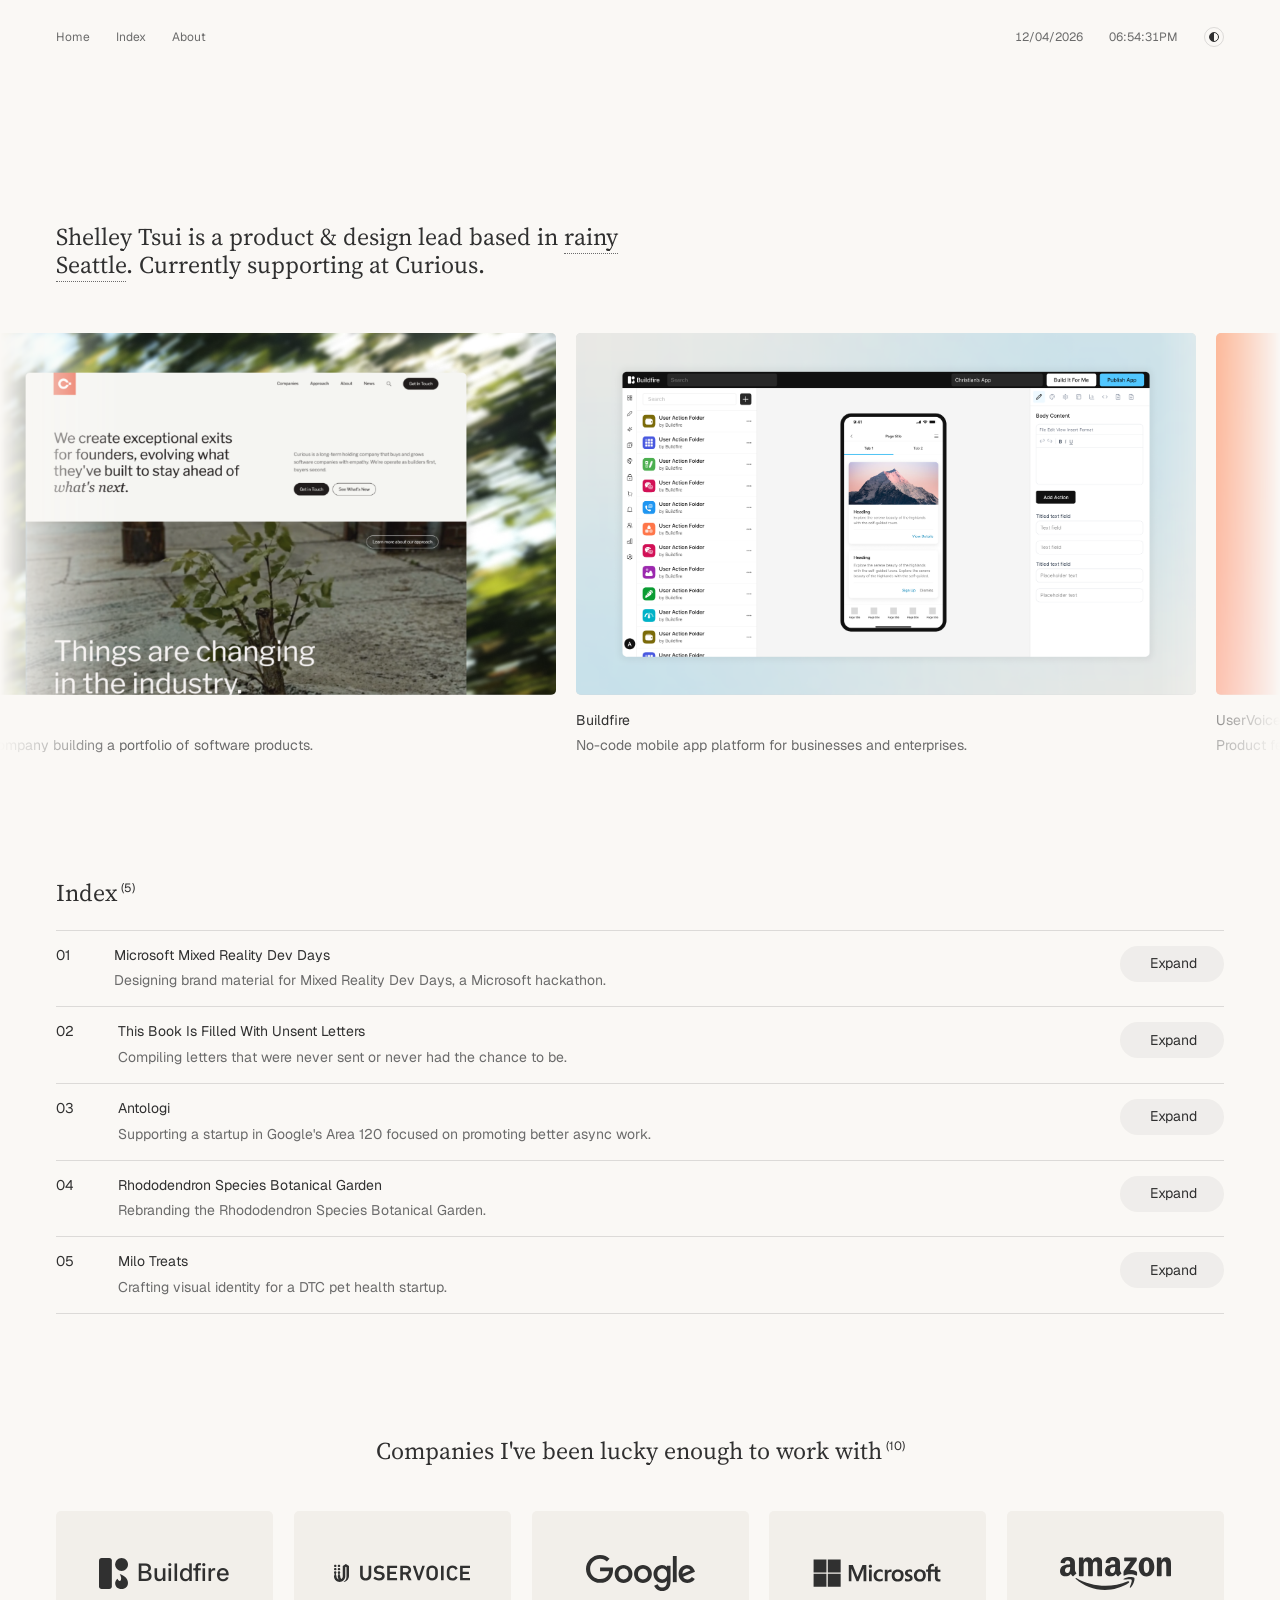
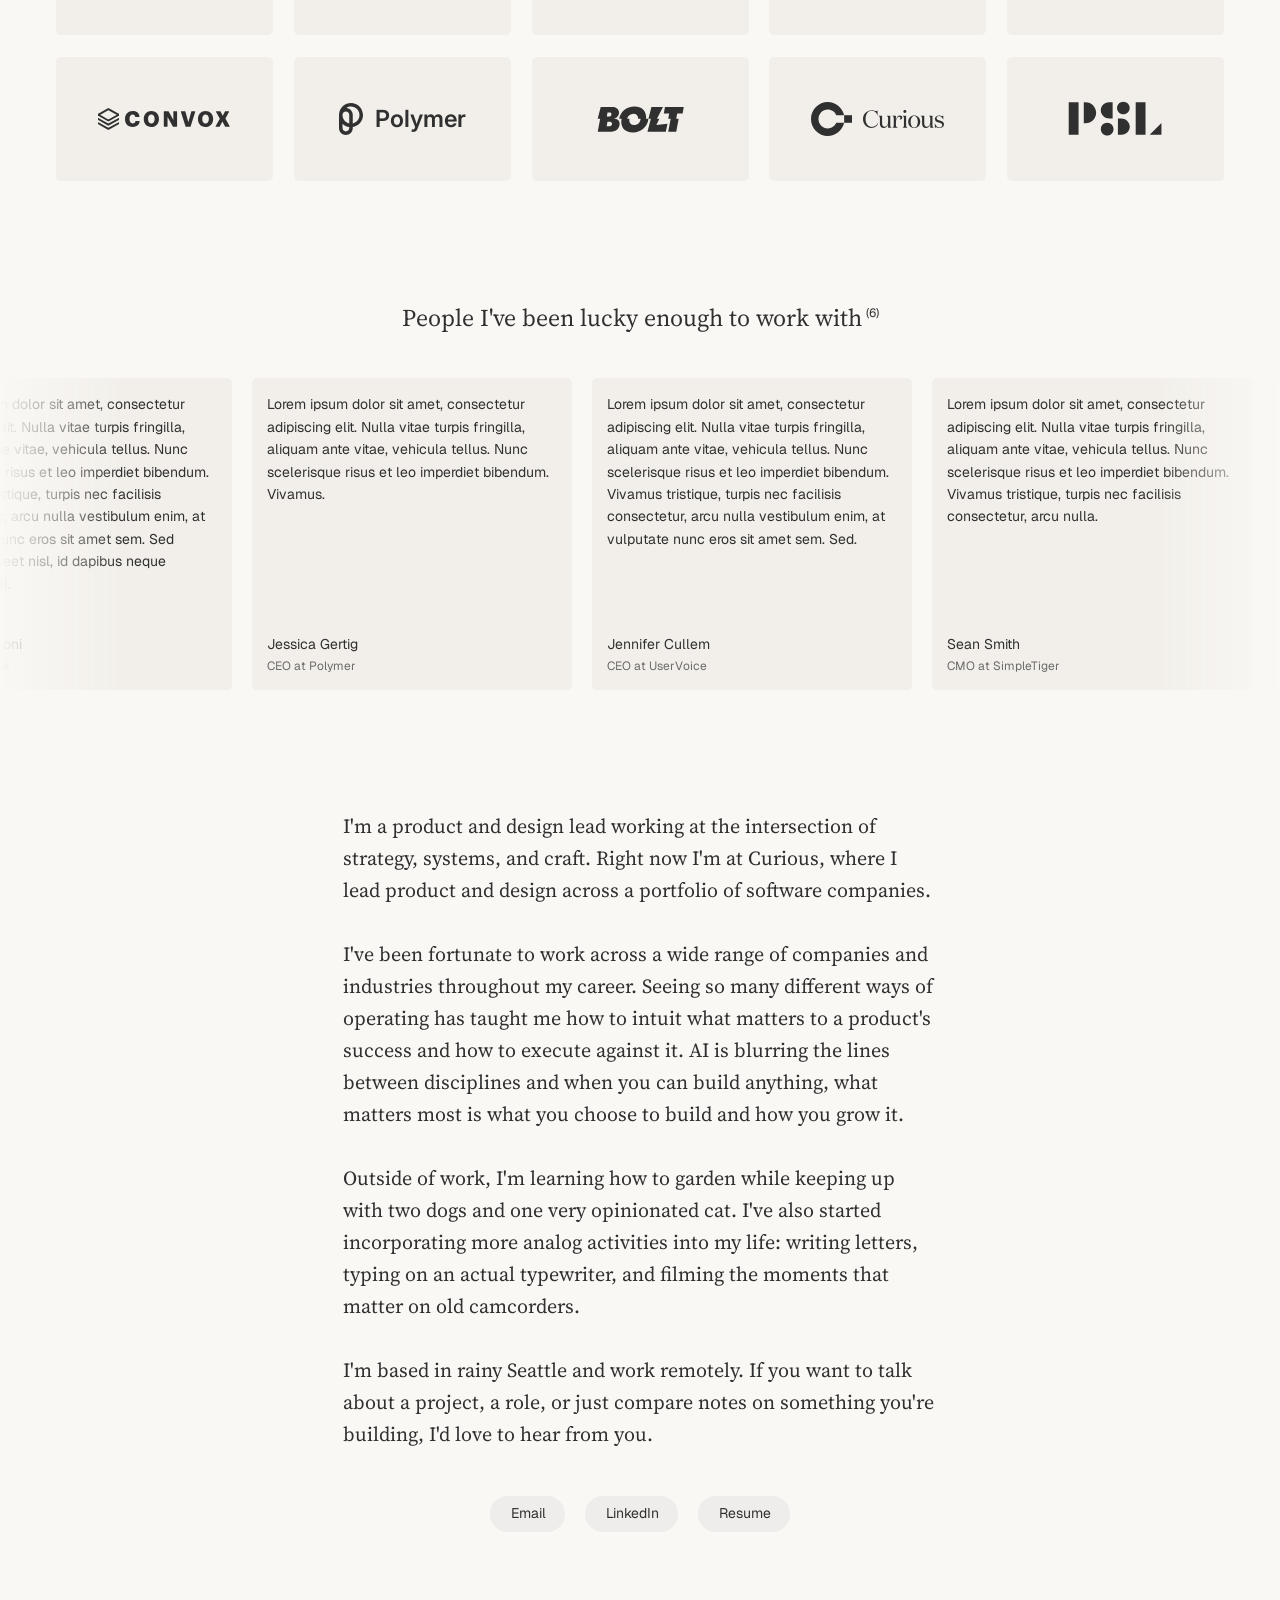
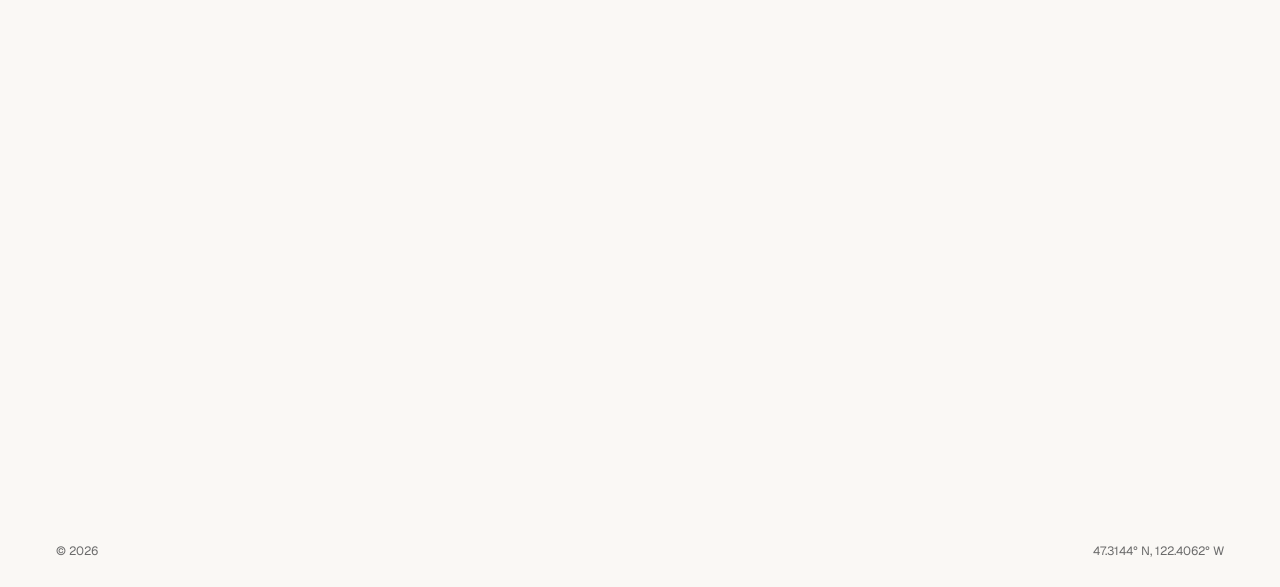
<file: index.html>
<!DOCTYPE html>
<html lang="en">
<head>
  <meta charset="UTF-8" />
  <meta name="viewport" content="width=device-width, initial-scale=1.0" />
  <meta name="robots" content="noindex, nofollow, noarchive, nosnippet, noimageindex" />
  <title>Shelley Tsui</title>
  <link rel="preconnect" href="https://fonts.googleapis.com" />
  <link rel="preconnect" href="https://fonts.gstatic.com" crossorigin />
  <link href="https://fonts.googleapis.com/css2?family=Geist:wght@400;500&family=Inter:wght@500;600&family=Source+Serif+4:opsz,wght@8..60,400&display=swap" rel="stylesheet" />
  <!-- The SVG recolours itself with the OS theme and stays crisp at any size;
       the PNG pair is the fallback for browsers that will not take an SVG
       favicon, picked by the same prefers-color-scheme query. -->
  <link rel="icon" type="image/png" href="images/favicon-light.png" media="(prefers-color-scheme: light)" />
  <link rel="icon" type="image/png" href="images/favicon-dark.png" media="(prefers-color-scheme: dark)" />
  <link rel="icon" type="image/svg+xml" href="images/favicon.svg" />
  <link rel="stylesheet" href="styles.css" />
  <script src="theme.js"></script>
</head>
<body id="top">

  <header class="bar">
    <nav class="bar__nav">
      <a href="#top" class="bar__link">Home</a>
      <a href="#index" class="bar__link">Index</a>
      <a href="#about" class="bar__link">About</a>
    </nav>
    <div class="bar__right">
      <span class="bar__clock bar__date" id="clock-date"></span>
      <span class="bar__clock" id="clock-time"></span>
      <button class="theme-toggle" id="theme-toggle" aria-label="Toggle theme">
        <span class="theme-toggle__icon"></span>
      </button>
    </div>
  </header>

  <main>

    <section class="hero">
      <h1 class="hero__text">Shelley Tsui is a product &amp; design lead based in <span class="rain-trigger">rainy Seattle</span>. Currently supporting at Curious.</h1>
    </section>

    <div class="sections">

      <!-- Selected work ─ cards come from content/*.md via build.py -->
      <section class="featured reveal" aria-label="Selected work">
        <div class="marquee">
          <div class="marquee__track" data-loop>
        <!-- build:featured -->
          <article class="feature">
            <div class="feature__link">
              <img class="feature__image" src="images/curious.png" alt="Curious" />
            </div>
            <div class="meta">
              <h2 class="meta__title">Curious</h2>
              <p class="meta__desc">Holding company building a portfolio of software products.</p>
            </div>
          </article>
          <article class="feature">
            <div class="feature__link">
              <img class="feature__image" src="images/buildfire.png" alt="Buildfire" />
            </div>
            <div class="meta">
              <h2 class="meta__title">Buildfire</h2>
              <p class="meta__desc">No-code mobile app platform for businesses and enterprises.</p>
            </div>
          </article>
          <article class="feature">
            <div class="feature__link">
              <img class="feature__image" src="images/uservoice.png" alt="UserVoice" />
            </div>
            <div class="meta">
              <h2 class="meta__title">UserVoice</h2>
              <p class="meta__desc">Product feedback and customer insights platform.</p>
            </div>
          </article>
          <article class="feature">
            <div class="feature__link">
              <img class="feature__image" src="images/polymer.png" alt="Polymer" />
            </div>
            <div class="meta">
              <h2 class="meta__title">Polymer</h2>
              <p class="meta__desc">An applicant tracking system that streamlines the hiring process.</p>
            </div>
          </article>
          <article class="feature">
            <div class="feature__link">
              <img class="feature__image" src="images/convox.png" alt="Convox" />
            </div>
            <div class="meta">
              <h2 class="meta__title">Convox</h2>
              <p class="meta__desc">Open-source cloud deployment platform built on AWS.</p>
            </div>
          </article>
        <!-- /build:featured -->
          </div>
        </div>
      </section>

      <!-- Index ─ rows come from content/*.md via build.py -->
      <section id="index" class="index reveal">
        <!-- build:index -->
        <h2 class="s-title">Index<sup class="s-title__count">5</sup></h2>
        <ul class="index__list">
          <li class="index__item">
            <div class="index__row">
              <span class="index__num">01</span>
              <div class="index__info">
                <h3 class="index__title">Microsoft Mixed Reality Dev Days</h3>
                <p class="index__desc">Designing brand material for Mixed Reality Dev Days, a Microsoft hackathon.</p>
              </div>
              <button type="button" class="pill-btn index__toggle" aria-expanded="false" aria-controls="panel-mrdd">Expand</button>
            </div>
            <div class="index__panel" id="panel-mrdd" inert aria-hidden="true">
              <div class="index__panel-inner">
                <div class="index__carousel">
                  <img class="index__shot" src="images/mrdd.png" alt="" loading="lazy" />
                </div>
              </div>
            </div>
          </li>
          <li class="index__item">
            <div class="index__row">
              <span class="index__num">02</span>
              <div class="index__info">
                <h3 class="index__title">This Book Is Filled With Unsent Letters</h3>
                <p class="index__desc">Compiling letters that were never sent or never had the chance to be.</p>
              </div>
              <button type="button" class="pill-btn index__toggle" aria-expanded="false" aria-controls="panel-unsent-letters">Expand</button>
            </div>
            <div class="index__panel" id="panel-unsent-letters" inert aria-hidden="true">
              <div class="index__panel-inner">
                <div class="index__carousel">
                  <img class="index__shot" src="images/unsent-letters.png" alt="" loading="lazy" />
                </div>
              </div>
            </div>
          </li>
          <li class="index__item">
            <div class="index__row">
              <span class="index__num">03</span>
              <div class="index__info">
                <h3 class="index__title">Antologi</h3>
                <p class="index__desc">Supporting a startup in Google&#x27;s Area 120 focused on promoting better async work.</p>
              </div>
              <button type="button" class="pill-btn index__toggle" aria-expanded="false" aria-controls="panel-antologi">Expand</button>
            </div>
            <div class="index__panel" id="panel-antologi" inert aria-hidden="true">
              <div class="index__panel-inner">
                <div class="index__carousel">
                  <img class="index__shot" src="images/antologi.png" alt="" loading="lazy" />
                </div>
              </div>
            </div>
          </li>
          <li class="index__item">
            <div class="index__row">
              <span class="index__num">04</span>
              <div class="index__info">
                <h3 class="index__title">Rhododendron Species Botanical Garden</h3>
                <p class="index__desc">Rebranding the Rhododendron Species Botanical Garden.</p>
              </div>
              <button type="button" class="pill-btn index__toggle" aria-expanded="false" aria-controls="panel-rsbg">Expand</button>
            </div>
            <div class="index__panel" id="panel-rsbg" inert aria-hidden="true">
              <div class="index__panel-inner">
                <div class="index__carousel">
                  <img class="index__shot" src="images/rsbg.png" alt="" loading="lazy" />
                </div>
              </div>
            </div>
          </li>
          <li class="index__item">
            <div class="index__row">
              <span class="index__num">05</span>
              <div class="index__info">
                <h3 class="index__title">Milo Treats</h3>
                <p class="index__desc">Crafting visual identity for a DTC pet health startup.</p>
              </div>
              <button type="button" class="pill-btn index__toggle" aria-expanded="false" aria-controls="panel-milo">Expand</button>
            </div>
            <div class="index__panel" id="panel-milo" inert aria-hidden="true">
              <div class="index__panel-inner">
                <div class="index__carousel">
                  <img class="index__shot" src="images/milo.png" alt="" loading="lazy" />
                </div>
              </div>
            </div>
          </li>
        </ul>
        <!-- /build:index -->
      </section>

      <!-- Companies ─ data-tooltip is the cursor-following hover blurb -->
      <section id="companies" class="companies reveal">
        <h2 class="s-title s-title--center">Companies I've been lucky enough to work with<sup class="s-title__count">10</sup></h2>
        <ul class="logo-grid">
          <li class="logo-tile" data-tooltip="Helping support in brand, product, and strategy when it comes to leadership">
            <div class="logo-lockup logo--buildfire">
              <img src="images/logos/buildfire-mark.svg" alt="" />
              <span class="logo-word">Buildfire</span>
            </div>
          </li>
          <li class="logo-tile" data-tooltip="Design and marketing for UserVoice, a customer intelligence platform.">
            <div class="logo-lockup logo--uservoice">
              <img src="images/logos/uservoice.svg" alt="UserVoice" />
            </div>
          </li>
          <li class="logo-tile" data-tooltip="Long-term product design support for Antologi, a startup in Area 120.">
            <div class="logo-lockup logo--google">
              <img src="images/logos/google.svg" alt="Google" />
            </div>
          </li>
          <li class="logo-tile" data-tooltip="Envisioning work for Microsoft employees and design for Mixed Reality.">
            <div class="logo-lockup logo--microsoft">
              <img src="images/logos/microsoft-tile.svg" alt="Microsoft" />
            </div>
          </li>
          <li class="logo-tile" data-tooltip="Design work for Amazon's Devices Design Group on the future of home.">
            <div class="logo-lockup logo--amazon">
              <img src="images/logos/amazon.svg" alt="Amazon" />
            </div>
          </li>
          <li class="logo-tile" data-tooltip="Product and design support for an open-source cloud deployment platform.">
            <div class="logo-lockup logo--convox">
              <img class="logo-mark" src="images/logos/convox-mark.svg" alt="" />
              <img class="logo-type" src="images/logos/convox-word.svg" alt="Convox" />
            </div>
          </li>
          <li class="logo-tile" data-tooltip="Brand refresh and design support for an ATS that streamlines hiring.">
            <div class="logo-lockup logo--polymer">
              <img src="images/logos/polymer-mark.svg" alt="" />
              <span class="logo-word">Polymer</span>
            </div>
          </li>
          <li class="logo-tile" data-tooltip="Website design for Bolt, a Canadian ISP built on the Kurnl network.">
            <div class="logo-lockup logo--bolt">
              <img src="images/logos/bolt-tile.svg" alt="Bolt" />
            </div>
          </li>
          <li class="logo-tile" data-tooltip="Supporting portfolio companies and building an AI-native growth engine.">
            <div class="logo-lockup logo--curious">
              <img class="logo-mark" src="images/logos/curious-mark.svg" alt="" />
              <img class="logo-type" src="images/logos/curious-word.svg" alt="Curious" />
            </div>
          </li>
          <li class="logo-tile" data-tooltip="Freelance design work during their collaborative sprint weeks.">
            <div class="logo-lockup logo--psl">
              <img src="images/logos/psl-tile.svg" alt="PSL" />
            </div>
          </li>
        </ul>
      </section>

      <!-- People ─ real quotes still to come; each card needs one.
           Avatars are empty circles until a headshot is set as background-image. -->
      <section id="people" class="people reveal">
        <h2 class="s-title s-title--center">People I've been lucky enough to work with<sup class="s-title__count">6</sup></h2>
        <div class="marquee">
          <div class="marquee__track" data-loop>
            <figure class="quote">
              <blockquote class="quote__text">Lorem ipsum dolor sit amet, consectetur adipiscing elit. Nulla vitae turpis fringilla, aliquam ante vitae, vehicula tellus. Nunc scelerisque risus et leo imperdiet bibendum. Vivamus tristique, turpis nec facilisis consectetur, arcu nulla vestibulum enim, at vulputate nunc eros sit amet sem. Sed tempus laoreet nisl, id dapibus neque maximus vel.</blockquote>
              <figcaption class="quote__author">
                <div class="quote__who">
                  <span class="quote__name">Nicholas Thoni</span>
                  <span class="quote__role">CEO at Convox</span>
                </div>
              </figcaption>
            </figure>
            <figure class="quote">
              <blockquote class="quote__text">Lorem ipsum dolor sit amet, consectetur adipiscing elit. Nulla vitae turpis fringilla, aliquam ante vitae, vehicula tellus. Nunc scelerisque risus et leo imperdiet bibendum. Vivamus.</blockquote>
              <figcaption class="quote__author">
                <div class="quote__who">
                  <span class="quote__name">Jessica Gertig</span>
                  <span class="quote__role">CEO at Polymer</span>
                </div>
              </figcaption>
            </figure>
            <figure class="quote">
              <blockquote class="quote__text">Lorem ipsum dolor sit amet, consectetur adipiscing elit. Nulla vitae turpis fringilla, aliquam ante vitae, vehicula tellus. Nunc scelerisque risus et leo imperdiet bibendum. Vivamus tristique, turpis nec facilisis consectetur, arcu nulla vestibulum enim, at vulputate nunc eros sit amet sem. Sed.</blockquote>
              <figcaption class="quote__author">
                <div class="quote__who">
                  <span class="quote__name">Jennifer Cullem</span>
                  <span class="quote__role">CEO at UserVoice</span>
                </div>
              </figcaption>
            </figure>
            <figure class="quote">
              <blockquote class="quote__text">Lorem ipsum dolor sit amet, consectetur adipiscing elit. Nulla vitae turpis fringilla, aliquam ante vitae, vehicula tellus. Nunc scelerisque risus et leo imperdiet bibendum. Vivamus tristique, turpis nec facilisis consectetur, arcu nulla.</blockquote>
              <figcaption class="quote__author">
                <div class="quote__who">
                  <span class="quote__name">Sean Smith</span>
                  <span class="quote__role">CMO at SimpleTiger</span>
                </div>
              </figcaption>
            </figure>
            <figure class="quote">
              <blockquote class="quote__text">Lorem ipsum dolor sit amet, consectetur adipiscing elit. Nulla vitae turpis fringilla, aliquam ante vitae, vehicula tellus. Nunc scelerisque risus et leo imperdiet bibendum. Vivamus tristique, turpis nec facilisis consectetur, arcu nulla vestibulum enim, at vulputate nunc eros sit amet sem. Sed tempus laoreet nisl, id dapibus neque maximus vel.</blockquote>
              <figcaption class="quote__author">
                <div class="quote__who">
                  <span class="quote__name">Samantha Forster</span>
                  <span class="quote__role">SVP at Kurnl</span>
                </div>
              </figcaption>
            </figure>
            <figure class="quote">
              <blockquote class="quote__text">Lorem ipsum dolor sit amet, consectetur adipiscing elit. Nulla vitae turpis fringilla, aliquam ante vitae, vehicula tellus. Nunc scelerisque risus et leo.</blockquote>
              <figcaption class="quote__author">
                <div class="quote__who">
                  <span class="quote__name">Ayman Habeb</span>
                  <span class="quote__role">CEO at Buildfire</span>
                </div>
              </figcaption>
            </figure>
          </div>
        </div>
      </section>

      <!-- About -->
      <section id="about" class="about reveal">
        <div class="about__bio">
          <p>I'm a product and design lead working at the intersection of strategy, systems, and craft. Right now I'm at Curious, where I lead product and design across a portfolio of software companies.</p>
          <p>I've been fortunate to work across a wide range of companies and industries throughout my career. Seeing so many different ways of operating has taught me how to intuit what matters to a product's success and how to execute against it. AI is blurring the lines between disciplines and when you can build anything, what matters most is what you choose to build and how you grow it.</p>
          <p>Outside of work, I'm learning how to garden while keeping up with two dogs and one very opinionated cat. I've also started incorporating more analog activities into my life: writing letters, typing on an actual typewriter, and filming the moments that matter on old camcorders.</p>
          <p>I'm based in rainy Seattle and work remotely. If you want to talk about a project, a role, or just compare notes on something you're building, I'd love to hear from you.</p>
        </div>
        <div class="about__links">
          <a href="mailto:tsuishelley@gmail.com" class="pill-btn">Email</a>
          <a href="https://www.linkedin.com/in/shelley-tsui/" class="pill-btn" target="_blank" rel="noopener">LinkedIn</a>
          <a href="#" class="pill-btn">Resume</a>
        </div>
      </section>

      <!-- Outside work ─ a tilted carousel. Each slide carries its own `--i`; the
           script only ever sets `--active` on the section and CSS derives every
           card's rotation from the difference. -->
      <section id="life" class="gallery reveal" aria-roledescription="carousel"
               aria-label="Photos from outside work" data-start="2">
        <div class="gallery__stage">
          <div class="gallery__track">
          <div class="gallery__slide" style="--i: 0">
            <div class="gallery__card">
              <img class="gallery__img" src="images/japan-pic.png" alt="japan" loading="lazy" draggable="false" />
            </div>
          </div>
          <div class="gallery__slide" style="--i: 1">
            <div class="gallery__card">
              <img class="gallery__img" src="images/blueberries.png" alt="blueberries on the bush" loading="lazy" draggable="false" />
            </div>
          </div>
          <div class="gallery__slide" style="--i: 2">
            <div class="gallery__card">
              <img class="gallery__img" src="images/daisy.png" alt="a dog with a daisy" loading="lazy" draggable="false" />
            </div>
          </div>
          <div class="gallery__slide" style="--i: 3">
            <div class="gallery__card">
              <img class="gallery__img" src="images/mei-and-yuna.png" alt="mei and yuna on the beach" loading="lazy" draggable="false" />
            </div>
          </div>
          <div class="gallery__slide" style="--i: 4">
            <div class="gallery__card">
              <img class="gallery__img" src="images/totoro.png" alt="totoro" loading="lazy" draggable="false" />
            </div>
          </div>
          <div class="gallery__slide" style="--i: 5">
            <div class="gallery__card">
              <img class="gallery__img" src="images/ferry.png" alt="a puget sound ferry" loading="lazy" draggable="false" />
            </div>
          </div>
          </div>
        </div>

        <div class="gallery__controls">
          <button type="button" class="gallery__arrow" data-dir="-1" aria-label="Previous photo">
            <svg viewBox="0 0 24 24" fill="none" stroke="currentColor" stroke-width="1.5" stroke-linecap="round" stroke-linejoin="round" aria-hidden="true"><polyline points="15 18 9 12 15 6" /></svg>
          </button>
          <div class="gallery__dots">
            <button type="button" class="gallery__dot" aria-label="Go to photo 1"></button>
            <button type="button" class="gallery__dot" aria-label="Go to photo 2"></button>
            <button type="button" class="gallery__dot" aria-label="Go to photo 3"></button>
            <button type="button" class="gallery__dot" aria-label="Go to photo 4"></button>
            <button type="button" class="gallery__dot" aria-label="Go to photo 5"></button>
            <button type="button" class="gallery__dot" aria-label="Go to photo 6"></button>
          </div>
          <button type="button" class="gallery__arrow" data-dir="1" aria-label="Next photo">
            <svg viewBox="0 0 24 24" fill="none" stroke="currentColor" stroke-width="1.5" stroke-linecap="round" stroke-linejoin="round" aria-hidden="true"><polyline points="9 18 15 12 9 6" /></svg>
          </button>
        </div>
      </section>

    </div>

  </main>

  <footer class="bar bar--footer">
    <span>©️ 2026</span>
    <span><a class="bar__link" href="https://parks.wa.gov/find-parks/state-parks/dash-point-state-park"
            target="_blank" rel="noopener" aria-label="Dash Point State Park">47.3144&deg; N, 122.4062&deg; W</a></span>
  </footer>

  <script>
    // Live date + time in the top bar, matching the design's 08/18/2026 · 02:10:48PM
    const dateEl = document.getElementById('clock-date');
    const timeEl = document.getElementById('clock-time');
    const pad = n => String(n).padStart(2, '0');

    function tick() {
      const d = new Date();
      dateEl.textContent = `${pad(d.getMonth() + 1)}/${pad(d.getDate())}/${d.getFullYear()}`;
      const h = d.getHours();
      timeEl.textContent = `${pad(h % 12 || 12)}:${pad(d.getMinutes())}:${pad(d.getSeconds())}${h < 12 ? 'AM' : 'PM'}`;
    }
    tick();
    setInterval(tick, 1000);

    // Frost the bar once the page has scrolled under it.
    const bar = document.querySelector('.bar');
    const syncBar = () => bar.classList.toggle('bar--scrolled', scrollY > 8);
    addEventListener('scroll', syncBar, { passive: true });
    syncBar();

    // Looping marquees drift on their own, and hand off to normal horizontal
    // scrolling while the pointer is over them (or a card inside has focus).
    // Both modes move the same scrollLeft, so the handoff never jumps.
    const reducedMotion = matchMedia('(prefers-reduced-motion: reduce)');

    document.querySelectorAll('.marquee').forEach(marquee => {
      const track = marquee.querySelector('.marquee__track[data-loop]');
      if (!track) return;

      const originals = [...track.children];
      let setWidth = 0;
      let pos = 0;
      let hovered = false;
      let focused = false;
      let resumeTimer = null;

      function clone() {
        originals.forEach(node => {
          const copy = node.cloneNode(true);
          copy.setAttribute('aria-hidden', 'true');
          copy.querySelectorAll('a, button').forEach(el => el.setAttribute('tabindex', '-1'));
          track.append(copy);
        });
      }

      function build() {
        [...track.children].slice(originals.length).forEach(node => node.remove());
        marquee.classList.add('marquee--ready');
        setWidth = track.scrollWidth;
        // enough copies that the middle set always has a full screen on
        // either side of it, so wrapping by one set is never visible
        while (track.scrollWidth < setWidth * 2 + marquee.clientWidth) clone();
        pos = setWidth;
        marquee.scrollLeft = pos;
      }

      function wrap() {
        if (pos >= setWidth * 2) { pos -= setWidth; return true; }
        if (pos < setWidth) { pos += setWidth; return true; }
        return false;
      }

      let last = 0;
      function frame(now) {
        const dt = last ? Math.min((now - last) / 1000, 0.05) : 0;
        last = now;
        const speed = parseFloat(getComputedStyle(marquee).getPropertyValue('--marquee-speed')) || 0;
        const paused = hovered || focused || reducedMotion.matches;

        // speed 0 means no drift: follow scrollLeft and just keep it wrapped,
        // never write to it, so the reader's own scrolling is left alone
        if (paused || !speed) {
          pos = marquee.scrollLeft;
          if (wrap()) marquee.scrollLeft = pos;
        } else {
          pos += speed * dt;
          wrap();
          marquee.scrollLeft = pos;
        }
        requestAnimationFrame(frame);
      }

      marquee.addEventListener('pointerenter', () => {
        clearTimeout(resumeTimer);
        hovered = true;
      });
      marquee.addEventListener('pointerleave', e => {
        clearTimeout(resumeTimer);
        // let touch momentum settle before taking the scroll back over
        const delay = e.pointerType === 'touch' ? 1200 : 0;
        resumeTimer = setTimeout(() => { hovered = false; }, delay);
      });
      marquee.addEventListener('focusin', () => { focused = true; });
      marquee.addEventListener('focusout', () => { focused = false; });

      let resizeTimer = null;
      addEventListener('resize', () => {
        clearTimeout(resizeTimer);
        resizeTimer = setTimeout(build, 200);
      });

      build();
      requestAnimationFrame(frame);
    });

    // One tooltip element, moved to the cursor while a company tile is hovered.
    const tip = document.createElement('div');
    tip.className = 'tooltip';
    tip.setAttribute('role', 'tooltip');
    document.body.append(tip);

    function placeTip(e) {
      const edge = 12;
      const { width, height } = tip.getBoundingClientRect();
      // keep it on screen horizontally, and drop it below the cursor when
      // there isn't room for it above
      const x = Math.min(Math.max(e.clientX, width / 2 + edge), innerWidth - width / 2 - edge);
      tip.classList.toggle('tooltip--flip', e.clientY - height - 14 < edge);
      tip.style.left = `${x}px`;
      tip.style.top = `${e.clientY}px`;
    }

    const hideTip = () => tip.classList.remove('tooltip--visible');

    document.querySelectorAll('.logo-tile[data-tooltip]').forEach(tile => {
      tile.addEventListener('pointerenter', e => {
        if (e.pointerType === 'touch') return;
        tip.textContent = tile.dataset.tooltip;
        placeTip(e);
        tip.classList.add('tooltip--visible');
      });
      tile.addEventListener('pointermove', placeTip);
      tile.addEventListener('pointerleave', hideTip);
    });

    // belt and braces: a tile can lose the pointer without a leave event
    // (cursor exits the window, page scrolls out from under it)
    addEventListener('scroll', hideTip, { passive: true });
    addEventListener('blur', hideTip);
    document.addEventListener('pointerleave', hideTip);

    // Hovering "rainy Seattle" in the hero drizzles over the whole page. The
    // drops are built once, on first hover, and animate purely in CSS after
    // that; the layer never takes pointer events.
    const rainTrigger = document.querySelector('.rain-trigger');

    if (rainTrigger && !reducedMotion.matches) {
      let rain = null;
      const rand = (min, max) => min + Math.random() * (max - min);

      function buildRain() {
        const layer = document.createElement('div');
        layer.className = 'rain';
        layer.setAttribute('aria-hidden', 'true');

        for (let i = 0; i < 80; i++) {
          const drop = document.createElement('span');
          drop.className = 'rain__drop';
          // nearer drops are longer, faster and darker, which reads as depth
          const depth = Math.random();
          drop.style.setProperty('--x', `${rand(-5, 105)}vw`);
          drop.style.setProperty('--len', `${rand(14, 28) + depth * 40}px`);
          drop.style.setProperty('--dur', `${rand(1.5, 2.6) - depth * 0.6}s`);
          // a negative delay starts each drop mid-fall, so the first frame
          // already shows a full field rather than a line starting at the top
          drop.style.setProperty('--delay', `${-rand(0, 3)}s`);
          drop.style.setProperty('--drift', `${rand(10, 26)}px`);
          drop.style.setProperty('--alpha', (0.25 + depth * 0.55).toFixed(2));
          layer.append(drop);
        }

        document.body.append(layer);
        return layer;
      }

      rainTrigger.addEventListener('pointerenter', e => {
        if (e.pointerType === 'touch') return;
        if (rain) {
          rain.classList.add('rain--visible');
          return;
        }
        rain = buildRain();
        // let the layer paint at opacity 0 first, so it fades in rather than
        // appearing at full strength on the frame it is added
        requestAnimationFrame(() => requestAnimationFrame(() => {
          rain.classList.add('rain--visible');
        }));
      });

      rainTrigger.addEventListener('pointerleave', () => {
        if (rain) rain.classList.remove('rain--visible');
      });
    }

    // Tilted gallery. Everything visual is CSS: the script only clamps the
    // index, writes `--active`, and marks which slide is the current one.
    document.querySelectorAll('.gallery').forEach(gallery => {
      const slides = [...gallery.querySelectorAll('.gallery__slide')];
      const dots = [...gallery.querySelectorAll('.gallery__dot')];
      const arrows = [...gallery.querySelectorAll('.gallery__arrow')];
      if (!slides.length) return;

      let active = -1;

      function show(next) {
        next = Math.max(0, Math.min(slides.length - 1, next));
        if (next === active) return;
        active = next;

        gallery.style.setProperty('--active', active);
        slides.forEach((slide, i) => {
          slide.classList.toggle('gallery__slide--active', i === active);
        });
        dots.forEach((dot, i) => {
          dot.classList.toggle('gallery__dot--active', i === active);
          dot.setAttribute('aria-current', i === active ? 'true' : 'false');
        });
        arrows.forEach(arrow => {
          const dir = Number(arrow.dataset.dir);
          arrow.disabled = dir < 0 ? active === 0 : active === slides.length - 1;
        });
      }

      gallery.addEventListener('click', e => {
        const arrow = e.target.closest('.gallery__arrow');
        if (arrow) return show(active + Number(arrow.dataset.dir));

        const dot = e.target.closest('.gallery__dot');
        if (dot) return show(dots.indexOf(dot));

        // clicking a fanned neighbour brings it to the front
        const slide = e.target.closest('.gallery__slide');
        if (slide) show(slides.indexOf(slide));
      });

      gallery.addEventListener('keydown', e => {
        if (e.key !== 'ArrowLeft' && e.key !== 'ArrowRight') return;
        e.preventDefault();
        show(active + (e.key === 'ArrowLeft' ? -1 : 1));
      });

      show(Number(gallery.dataset.start) || 0);
    });

    const observer = new IntersectionObserver((entries) => {
      entries.forEach(entry => {
        if (entry.isIntersecting) {
          entry.target.classList.add('reveal--visible');
          observer.unobserve(entry.target);
        }
      });
    }, { threshold: 0.1 });

    document.querySelectorAll('.reveal').forEach(el => observer.observe(el));

    const itemObserver = new IntersectionObserver((entries) => {
      entries.forEach(entry => {
        if (entry.isIntersecting) {
          entry.target.querySelectorAll('.index__item').forEach((item, i) => {
            setTimeout(() => item.classList.add('fade-in'), i * 80);
          });
          itemObserver.unobserve(entry.target);
        }
      });
    }, { threshold: 0.05 });

    const indexSection = document.querySelector('.index');
    if (indexSection) itemObserver.observe(indexSection);

    // Index rows open into a carousel of that project's images. The panel is
    // inert while closed, so its images and link stay out of the tab order and
    // the accessibility tree until it is actually on screen.
    document.querySelectorAll('.index__toggle').forEach(btn => {
      const item = btn.closest('.index__item');
      const panel = document.getElementById(btn.getAttribute('aria-controls'));
      if (!item || !panel) return;

      btn.addEventListener('click', () => {
        const open = btn.getAttribute('aria-expanded') === 'true';
        btn.setAttribute('aria-expanded', String(!open));
        btn.textContent = open ? 'Expand' : 'Collapse';
        item.classList.toggle('index__item--open', !open);
        panel.inert = open;
        panel.setAttribute('aria-hidden', String(open));
        // always reopen at the first shot rather than where it was left
        if (!open) {
          const carousel = panel.querySelector('.index__carousel');
          if (carousel) carousel.scrollLeft = 0;
        }
      });
    });
  </script>
</body>
</html>
</file>
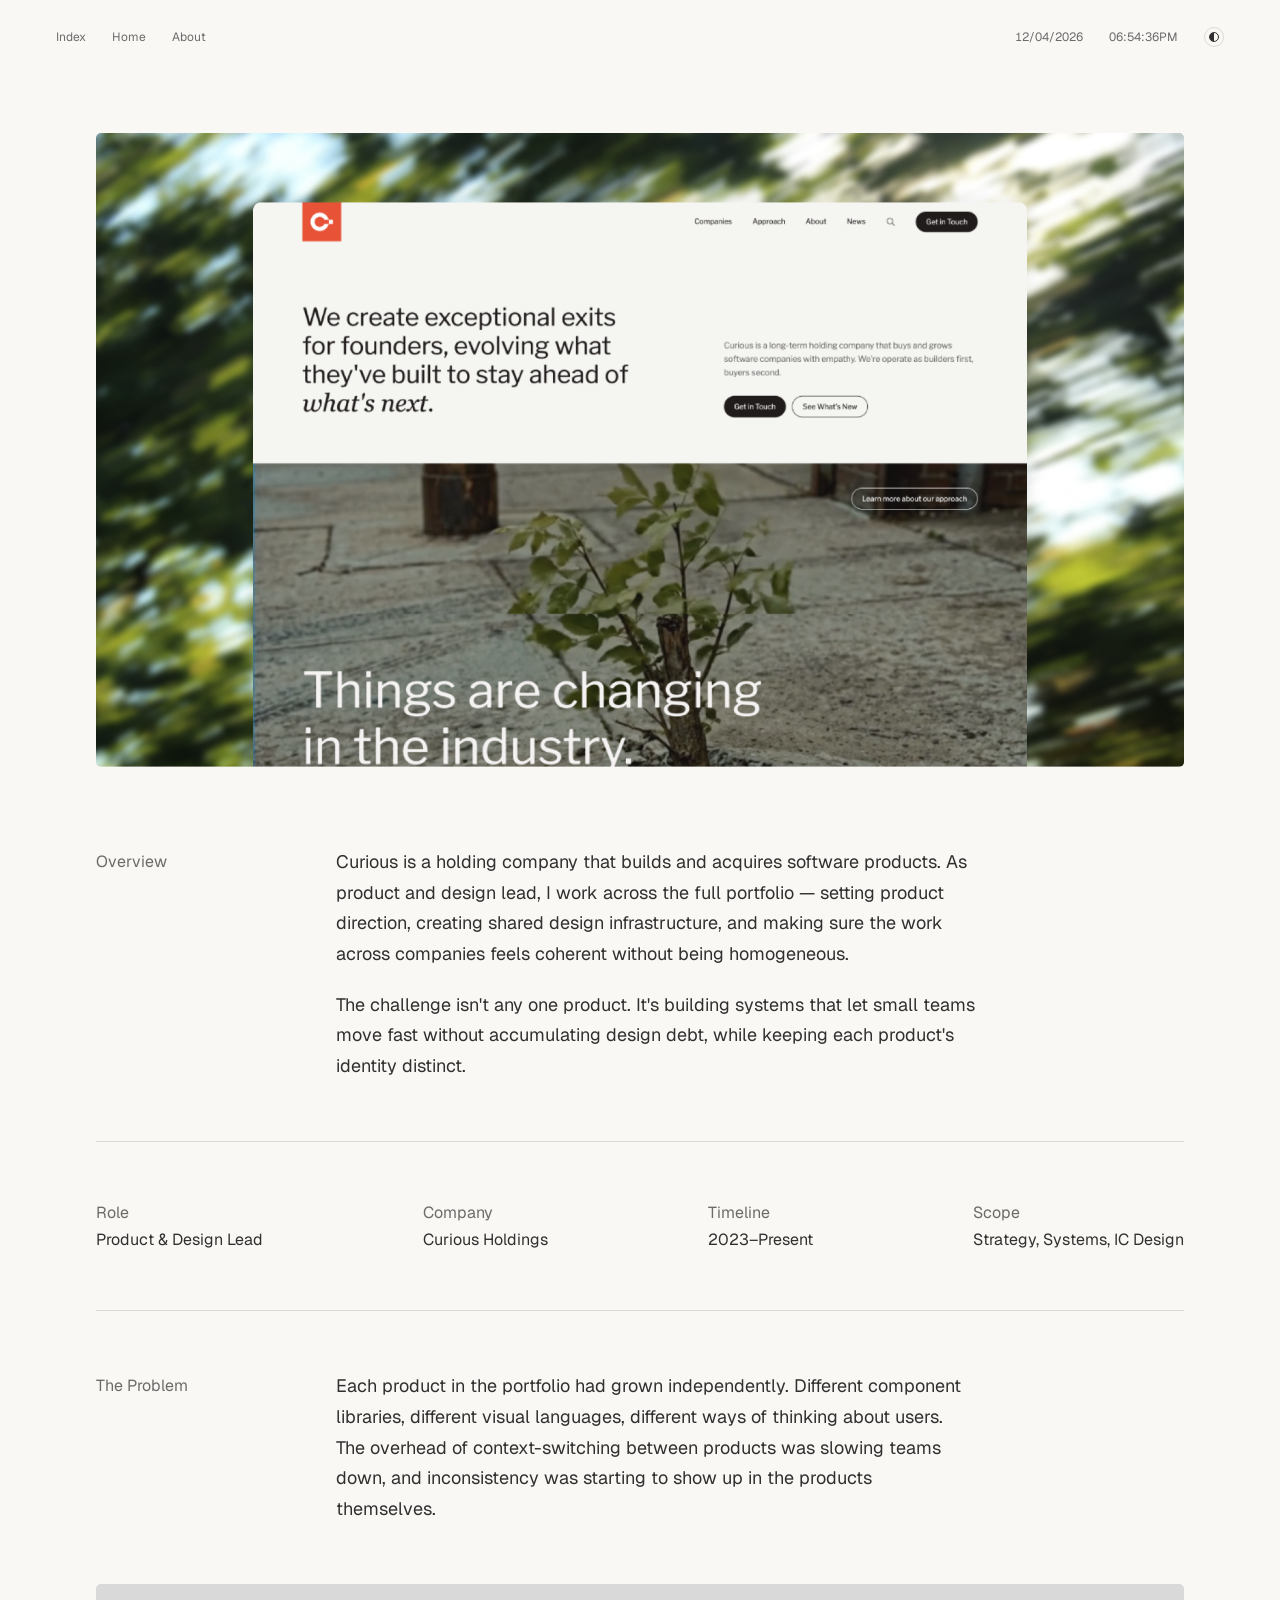
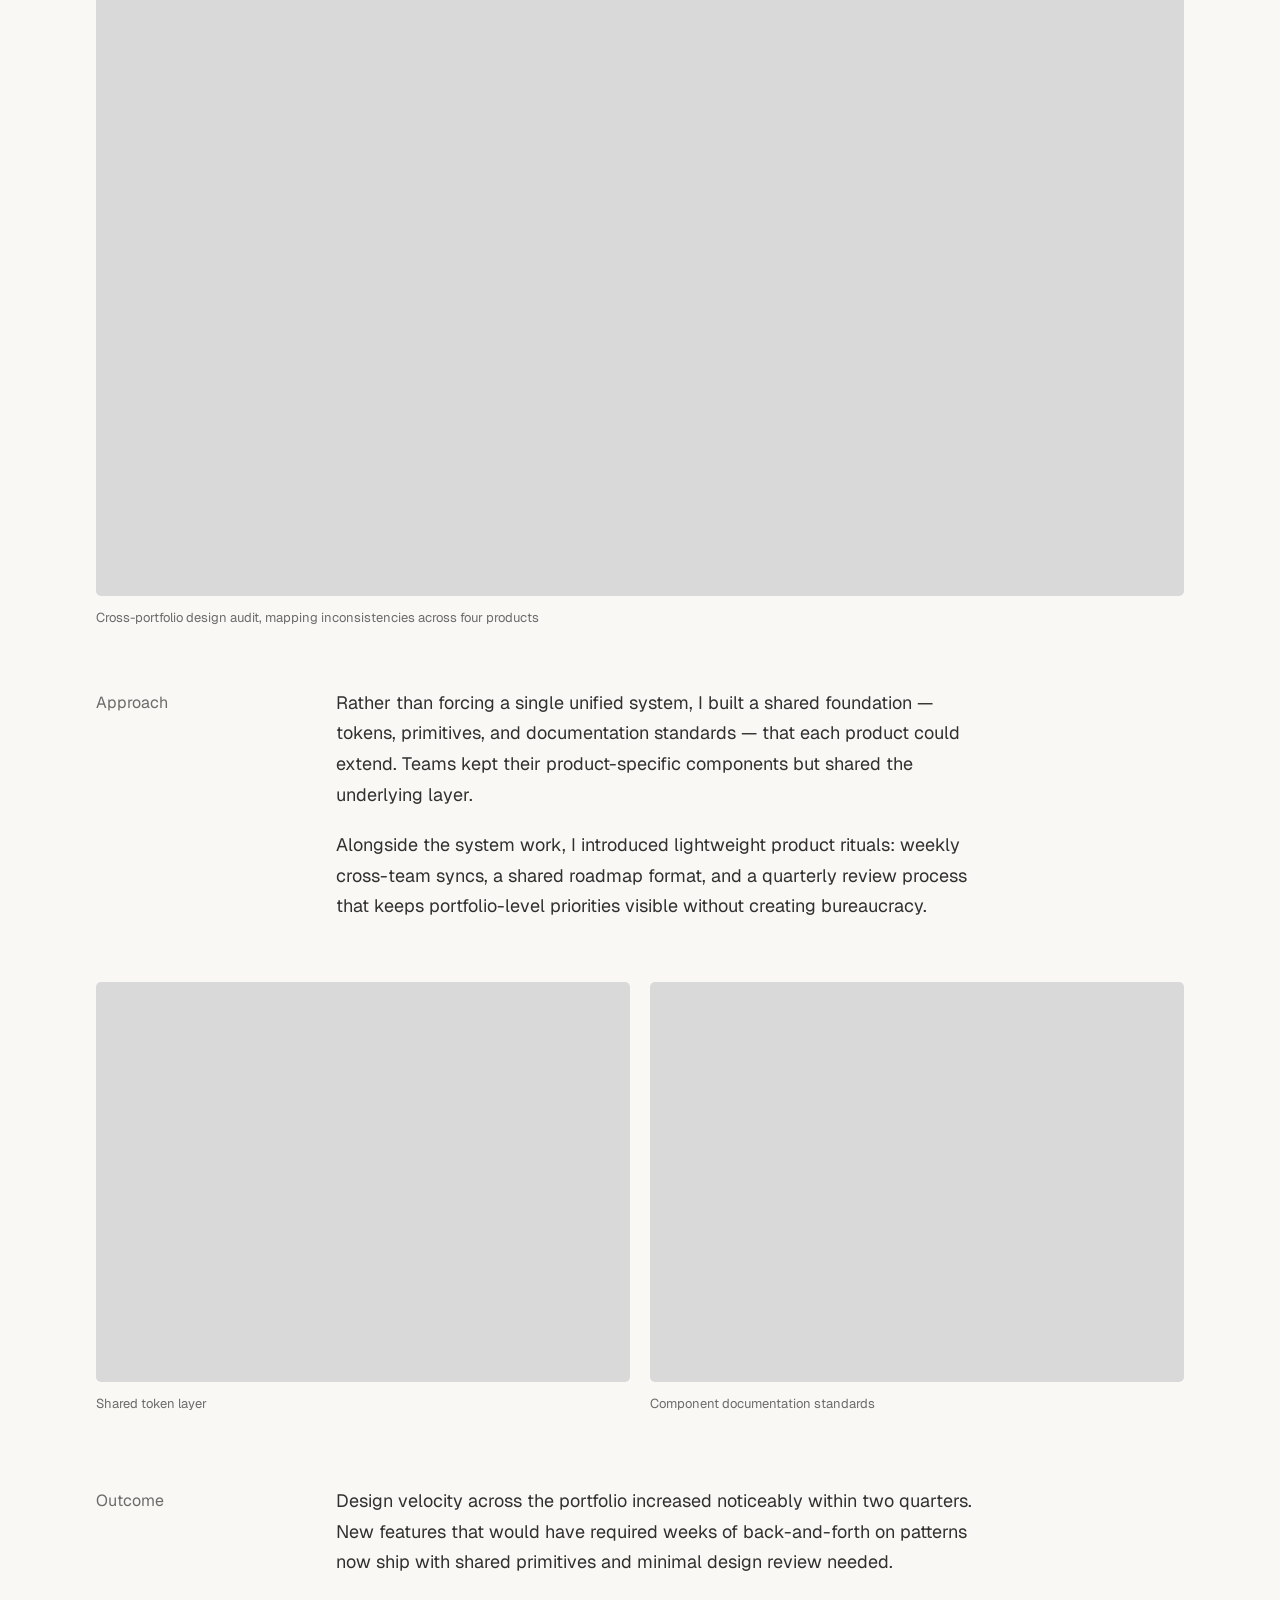
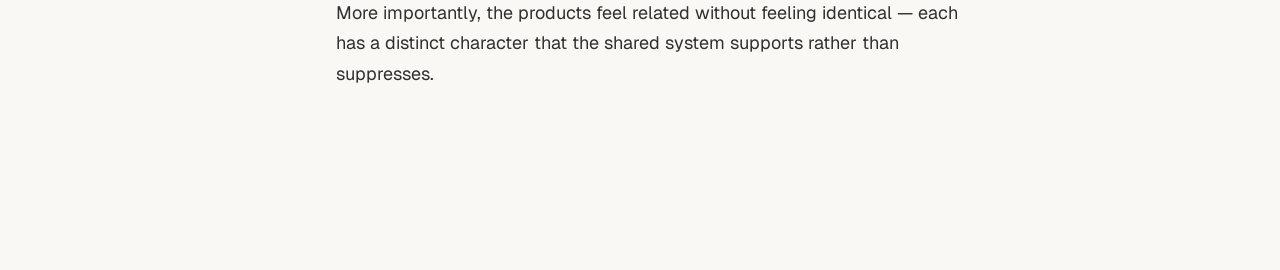
<file: project.html>
<!DOCTYPE html>
<html lang="en">
<head>
  <meta charset="UTF-8" />
  <meta name="viewport" content="width=device-width, initial-scale=1.0" />
  <!-- Keeping the site out of search results while it is a work in progress.
       Delete this line to allow indexing. A robots.txt cannot do the job here:
       crawlers only read it from the host root (tsuishelley.github.io/robots.txt),
       which this repo does not serve. -->
  <meta name="robots" content="noindex, nofollow, noarchive, nosnippet, noimageindex" />
  <title>Curious — Shelley Tsui</title>
  <link rel="preconnect" href="https://fonts.googleapis.com" />
  <link rel="preconnect" href="https://fonts.gstatic.com" crossorigin />
  <link href="https://fonts.googleapis.com/css2?family=Geist:wght@400;500&family=Source+Serif+4:opsz,wght@8..60,400&display=swap" rel="stylesheet" />
  <link rel="stylesheet" href="styles.css" />
  <link rel="icon" type="image/png" href="images/favicon.png" />
  <link rel="stylesheet" href="project.css" />
  <script src="theme.js"></script>
</head>
<body>
  <header class="bar">
    <nav class="bar__nav">
      <a href="index.html#index" class="bar__link">Index</a>
      <a href="index.html" class="bar__link">Home</a>
      <a href="index.html#about" class="bar__link">About</a>
    </nav>
    <div class="bar__right">
      <span class="bar__clock bar__date" id="clock-date"></span>
      <span class="bar__clock" id="clock-time"></span>
      <button class="theme-toggle" id="theme-toggle" aria-label="Toggle theme">
        <span class="theme-toggle__icon"></span>
      </button>
    </div>
  </header>

  <main class="project-page">

    <!-- Hero image -->
    <div class="project-hero">
      <img src="images/curious.png" alt="Curious" class="project-hero__img" />
    </div>

    <!-- Overview -->
    <section class="project-section project-section--overview">
      <div class="project-section__label">Overview</div>
      <div class="project-section__body">
        <p>Curious is a holding company that builds and acquires software products. As product and design lead, I work across the full portfolio — setting product direction, creating shared design infrastructure, and making sure the work across companies feels coherent without being homogeneous.</p>
        <p>The challenge isn't any one product. It's building systems that let small teams move fast without accumulating design debt, while keeping each product's identity distinct.</p>
      </div>
    </section>

    <hr class="project-divider" />

    <!-- Details row -->
    <div class="project-details">
      <div class="project-detail">
        <span class="project-detail__label">Role</span>
        <span class="project-detail__value">Product & Design Lead</span>
      </div>
      <div class="project-detail">
        <span class="project-detail__label">Company</span>
        <span class="project-detail__value">Curious Holdings</span>
      </div>
      <div class="project-detail">
        <span class="project-detail__label">Timeline</span>
        <span class="project-detail__value">2023–Present</span>
      </div>
      <div class="project-detail">
        <span class="project-detail__label">Scope</span>
        <span class="project-detail__value">Strategy, Systems, IC Design</span>
      </div>
    </div>

    <hr class="project-divider" />

    <!-- Section: Problem -->
    <section class="project-section">
      <div class="project-section__label">The Problem</div>
      <div class="project-section__body">
        <p>Each product in the portfolio had grown independently. Different component libraries, different visual languages, different ways of thinking about users. The overhead of context-switching between products was slowing teams down, and inconsistency was starting to show up in the products themselves.</p>
      </div>
    </section>

    <!-- Full-width image -->
    <div class="project-image project-image--full">
      <div class="project-image__placeholder"></div>
      <p class="project-image__caption">Cross-portfolio design audit, mapping inconsistencies across four products</p>
    </div>

    <!-- Section: Approach -->
    <section class="project-section">
      <div class="project-section__label">Approach</div>
      <div class="project-section__body">
        <p>Rather than forcing a single unified system, I built a shared foundation — tokens, primitives, and documentation standards — that each product could extend. Teams kept their product-specific components but shared the underlying layer.</p>
        <p>Alongside the system work, I introduced lightweight product rituals: weekly cross-team syncs, a shared roadmap format, and a quarterly review process that keeps portfolio-level priorities visible without creating bureaucracy.</p>
      </div>
    </section>

    <!-- Two-up images -->
    <div class="project-image-grid">
      <div class="project-image project-image--half">
        <div class="project-image__placeholder"></div>
        <p class="project-image__caption">Shared token layer</p>
      </div>
      <div class="project-image project-image--half">
        <div class="project-image__placeholder"></div>
        <p class="project-image__caption">Component documentation standards</p>
      </div>
    </div>

    <!-- Section: Outcome -->
    <section class="project-section">
      <div class="project-section__label">Outcome</div>
      <div class="project-section__body">
        <p>Design velocity across the portfolio increased noticeably within two quarters. New features that would have required weeks of back-and-forth on patterns now ship with shared primitives and minimal design review needed.</p>
        <p>More importantly, the products feel related without feeling identical — each has a distinct character that the shared system supports rather than suppresses.</p>
      </div>
    </section>


  </main>

  <script>
    const dateEl = document.getElementById('clock-date');
    const timeEl = document.getElementById('clock-time');
    const pad = n => String(n).padStart(2, '0');

    function tick() {
      const d = new Date();
      dateEl.textContent = `${pad(d.getMonth() + 1)}/${pad(d.getDate())}/${d.getFullYear()}`;
      const h = d.getHours();
      timeEl.textContent = `${pad(h % 12 || 12)}:${pad(d.getMinutes())}:${pad(d.getSeconds())}${h < 12 ? 'AM' : 'PM'}`;
    }
    tick();
    setInterval(tick, 1000);
  </script>
</body>
</html>
</file>
<file: styles.css>
*, *::before, *::after {
  box-sizing: border-box;
  margin: 0;
  padding: 0;
}

::selection {
  background: #303030;
  color: #f7f7f7;
}

:root {
  --color-bg: #faf8f5;
  --color-text: #303030;
  --color-text-muted: #6b6b6b;
  --color-pill-bg: rgba(48, 48, 48, 0.05);
  --color-pill-bg-hover: rgba(48, 48, 48, 0.1);
  --color-placeholder: #d9d9d9;
  --color-divider: rgba(48, 48, 48, 0.15);
  --color-tile: #f2efea;
  --color-rain: rgba(48, 48, 48, 0.6);

  --font: 'Geist', sans-serif;
  --font-serif: 'Source Serif 4', 'Source Serif Pro', serif;
  --font-logo: 'Inter', sans-serif;

  --page-px: 102px;
  --section-gap: 160px;
  --radius: 5px;
  --bar-h: 73px;

  --logo-filter: none;
  --logo-color: var(--color-text);

  --bar-bg: var(--color-bg);
  --bar-bg-glass: rgba(250, 248, 245, 0.62);
  --bar-blur: none;
}

[data-theme="dark"] {
  --color-bg: #141414;
  --color-text: #e6e6e6;
  --color-text-muted: #8f8f8f;
  --color-pill-bg: rgba(230, 230, 230, 0.07);
  --color-pill-bg-hover: rgba(230, 230, 230, 0.12);
  --color-placeholder: #2a2a2a;
  --color-divider: rgba(230, 230, 230, 0.12);
  --color-tile: rgba(230, 230, 230, 0.05);
  --color-rain: rgba(230, 230, 230, 0.34);

  /* force the single-fill marks to pure white, whatever their source colour */
  --logo-filter: brightness(0) invert(1);
  --logo-color: #ffffff;

  --bar-bg-glass: rgba(20, 20, 20, 0.6);
}

/* The theme swap has to land in one frame. Anything still transitioning a
   themed colour would otherwise animate from the old theme's value to the new
   one while the page behind it changes instantly — most visibly the sticky
   bar, which reads as a flicker. theme.js holds this class across the swap. */
:root.theme-switching,
:root.theme-switching *,
:root.theme-switching *::before,
:root.theme-switching *::after {
  transition: none !important;
}

[data-theme="dark"] ::selection {
  background: #e6e6e6;
  color: #141414;
}

html {
  font-family: var(--font);
  font-size: 14px;
  background-color: var(--color-bg);
  color: var(--color-text);
  -webkit-font-smoothing: antialiased;
  scroll-behavior: smooth;
}

body {
  min-height: 100vh;
  max-width: 1440px;
  margin: 0 auto;
  background-color: var(--color-bg);
}

img {
  display: block;
  max-width: 100%;
}

/* ─── Top bar ─────────────────────────────────────────── */

.bar {
  position: sticky;
  top: 0;
  z-index: 10;
  height: var(--bar-h);
  display: flex;
  align-items: center;
  justify-content: space-between;
  gap: 24px;
  padding: 0 var(--page-px);
  /* frosted once the page moves under it; flat while parked at the top */
  background: var(--bar-bg);
  -webkit-backdrop-filter: var(--bar-blur);
          backdrop-filter: var(--bar-blur);
  transition: background 0.25s ease, backdrop-filter 0.25s ease;
}

.bar--scrolled {
  --bar-bg: var(--bar-bg-glass);
  --bar-blur: saturate(180%) blur(20px);
}

/* no blur support: lean on a more opaque plate instead of a see-through bar */
@supports not ((backdrop-filter: blur(1px)) or (-webkit-backdrop-filter: blur(1px))) {
  .bar--scrolled { --bar-bg: var(--color-bg); }
}

/* footer reuses the bar's type and gutters, minus the sticky/glass behaviour */
.bar--footer {
  position: static;
  background: none;
  -webkit-backdrop-filter: none;
          backdrop-filter: none;
  font-size: 12px;
  line-height: normal;
  color: var(--color-text-muted);
}

.bar--footer span {
  white-space: nowrap;
}

.bar__nav,
.bar__right {
  display: flex;
  align-items: center;
  gap: 26px;
  font-size: 12px;
  line-height: normal;
  color: var(--color-text-muted);
  white-space: nowrap;
}

.bar__link {
  color: var(--color-text-muted);
  text-decoration: none;
  transition: color 0.15s;
}

.bar__link:hover {
  color: var(--color-text);
}

.bar__clock {
  font-variant-numeric: tabular-nums;
}

/* ─── Theme toggle ────────────────────────────────────── */

.theme-toggle {
  width: 20px;
  height: 20px;
  border-radius: 50%;
  border: 1px solid var(--color-divider);
  background: transparent;
  cursor: pointer;
  padding: 0;
  display: flex;
  align-items: center;
  justify-content: center;
  transition: border-color 0.2s;
  flex-shrink: 0;
}

.theme-toggle:hover {
  border-color: var(--color-text);
}

/* half-filled circle: right half is text color, left half is bg */
.theme-toggle__icon {
  width: 10px;
  height: 10px;
  border-radius: 50%;
  background: linear-gradient(to right, var(--color-text) 50%, transparent 50%);
  border: 1px solid var(--color-text);
  box-sizing: border-box;
}

/* ─── Hero ────────────────────────────────────────────── */

.hero {
  padding: 75px var(--page-px) 0;
}

.hero__text {
  font-family: var(--font-serif);
  font-size: 24px;
  font-weight: 400;
  line-height: 1.15;
  color: var(--color-text);
  max-width: 600px;
}

/* ─── Sections wrapper ────────────────────────────────── */

.sections {
  display: flex;
  flex-direction: column;
  gap: var(--section-gap);
  padding: 55px var(--page-px) var(--section-gap);
}

/* scroll offset so the sticky bar doesn't overlap headings */
#index,
#about,
#people,
#companies {
  scroll-margin-top: calc(var(--bar-h) + 20px);
}

/* ─── Section title + superscript counter ─────────────── */

.s-title {
  font-family: var(--font-serif);
  font-size: 24px;
  font-weight: 400;
  line-height: 1.4;
  color: var(--color-text);
}

.s-title--center {
  text-align: center;
}

.s-title__count {
  font-family: var(--font);
  font-size: 12px;
  font-weight: 400;
  line-height: 1;
  vertical-align: super;
  margin-left: 4px;
}

/* brackets live in CSS so every count gets them, including the Index heading
   that build.py writes */
.s-title__count::before { content: "("; }
.s-title__count::after  { content: ")"; }

/* ─── Pill button ─────────────────────────────────────── */

.pill-btn {
  display: inline-flex;
  align-items: center;
  justify-content: center;
  height: 36px;
  padding: 8px 19px 8px 21px;
  background: var(--color-pill-bg);
  border: none;
  border-radius: 100px;
  font-family: var(--font);
  font-size: 14px;
  font-weight: 400;
  line-height: 1.5;
  color: var(--color-text);
  white-space: nowrap;
  cursor: pointer;
  text-decoration: none;
  transition: background 0.15s;
  flex-shrink: 0;
}

.pill-btn:hover {
  background: var(--color-pill-bg-hover);
}

/* placeholder pill: keeps the shape without claiming to be clickable */
.pill-btn--inert {
  cursor: default;
}

.pill-btn--inert:hover {
  background: var(--color-pill-bg);
}

/* ─── Marquee ─────────────────────────────────────────── */
/* A full-bleed row that auto-scrolls when idle and becomes a plain
   horizontal scroller while hovered/focused. Both modes drive the same
   native scrollLeft (see index.html), so handing off between them never
   jumps. JS clones the item set enough times that scrollLeft can be kept
   inside the middle set and wrapped by exactly one set width — seamless
   in either direction. The gap lives on each item rather than on the flex
   container so one set width includes its trailing gap. */

.marquee {
  position: relative;
  margin-left: calc(-1 * var(--page-px));
  margin-right: calc(-1 * var(--page-px));
  overflow-x: auto;
  overflow-y: hidden;
  overscroll-behavior-x: contain;
  scroll-behavior: auto;
  scrollbar-width: none;
  -ms-overflow-style: none;

  --marquee-gap: 20px;
  --marquee-speed: 60; /* px per second, read by JS */
  --marquee-fade: 120px;
  --fade-l: var(--marquee-fade);
  --fade-r: var(--marquee-fade);

  -webkit-mask-image: linear-gradient(to right, transparent, #000 var(--fade-l), #000 calc(100% - var(--fade-r)), transparent);
          mask-image: linear-gradient(to right, transparent, #000 var(--fade-l), #000 calc(100% - var(--fade-r)), transparent);
}

.marquee::-webkit-scrollbar {
  display: none;
}

.marquee__track {
  display: flex;
  align-items: stretch;
  width: max-content;
  /* keeps the first item on the page gutter until JS clones the set */
  padding-left: var(--page-px);
}

.marquee--ready .marquee__track {
  padding-left: 0;
}

.marquee__track > * {
  margin-right: var(--marquee-gap);
  flex-shrink: 0;
}

/* ─── Featured work ───────────────────────────────────── */

.feature {
  display: flex;
  flex-direction: column;
  gap: 16px;
  width: 720px;
  flex-shrink: 0;
}

.feature__link {
  display: block;
  border-radius: var(--radius);
  overflow: hidden;
  background: var(--color-placeholder);
  aspect-ratio: 1786 / 1041; /* matches the source files, so cover crops nothing */
}

.feature__image {
  width: 100%;
  height: 100%;
  object-fit: cover;
  transition: transform 0.35s ease;
}

.feature__link:hover .feature__image {
  transform: scale(1.03);
}

.meta {
  display: flex;
  flex-direction: column;
  gap: 5px;
}

.meta__title {
  font-size: 14px;
  font-weight: 400;
  line-height: 1.4;
  color: var(--color-text);
}

.meta__desc {
  font-size: 14px;
  font-weight: 400;
  line-height: 1.5;
  color: var(--color-text-muted);
}

/* ─── Index ───────────────────────────────────────────── */

.index {
  display: flex;
  flex-direction: column;
  gap: 20px;
}

.index__list {
  list-style: none;
  border-top: 1px solid var(--color-divider);
}

.index__item {
  border-bottom: 1px solid var(--color-divider);
  opacity: 0;
  transform: translateY(18px);
  transition: opacity 0.5s ease, transform 0.5s ease;
}

.index__item.fade-in {
  opacity: 1;
  transform: translateY(0);
}

.index__row {
  display: flex;
  align-items: flex-start;
  gap: 56px;
  padding: 15px 0;
}

.index__info {
  flex: 1 0 0;
  min-width: 0;
  display: flex;
  flex-direction: column;
  gap: 5px;
}

.index__title {
  font-size: 14px;
  font-weight: 400;
  line-height: 1.4;
  color: var(--color-text);
}

.index__desc {
  font-size: 14px;
  font-weight: 400;
  line-height: 1.5;
  color: var(--color-text-muted);
}

/* keeps the pill from resizing as the label swaps Expand <-> Collapse */
.index__toggle {
  min-width: 104px;
}

/* ─── Index drawer ────────────────────────────────────── */
/* Animating grid-template-rows from 0fr to 1fr opens the panel to whatever
   height its contents actually need, so nothing here guesses a max-height. */

.index__panel {
  display: grid;
  grid-template-rows: 0fr;
  transition: grid-template-rows 0.45s cubic-bezier(0.4, 0, 0.2, 1);
}

.index__item--open .index__panel {
  grid-template-rows: 1fr;
}

.index__panel-inner {
  min-height: 0;
  overflow: hidden;
}

.index__carousel {
  display: flex;
  gap: 12px;
  overflow-x: auto;
  overscroll-behavior-x: contain;
  scroll-snap-type: x proximity;
  padding-bottom: 20px;
  scrollbar-width: none;
  -ms-overflow-style: none;
}

.index__carousel::-webkit-scrollbar {
  display: none;
}

/* fixed height, natural width: the shots stay uncropped whatever their shape.
   min-width holds a tile's worth of space while a lazy image is still loading */
.index__shot {
  height: 280px;
  width: auto;
  min-width: 210px;
  flex-shrink: 0;
  border-radius: var(--radius);
  background: var(--color-placeholder);
  scroll-snap-align: start;
}

.index__more {
  display: inline-block;
  margin-bottom: 20px;
  font-size: 14px;
  line-height: 1.5;
  color: var(--color-text-muted);
  text-decoration: none;
  border-bottom: 1px solid var(--color-divider);
  transition: color 0.15s, border-color 0.15s;
}

.index__more:hover {
  color: var(--color-text);
  border-color: var(--color-text);
}

/* ─── People / testimonials ───────────────────────────── */

.people {
  display: flex;
  flex-direction: column;
  gap: 44px;
}

.featured .marquee {
  --marquee-speed: 40; /* slower than the quotes: the cards are much larger */
}

.people .marquee {
  --marquee-speed: 55;
}

.quote {
  display: flex;
  flex-direction: column;
  gap: 40px;
  width: 320px;
  flex-shrink: 0;
  padding: 15px;
  background: var(--color-tile);
  border-radius: var(--radius);
}

.quote__text {
  font-size: 14px;
  font-weight: 400;
  line-height: 1.6;
  color: var(--color-text);
}

/* pins the author to the bottom so cards line up on uneven quote lengths */
.quote__author {
  display: flex;
  align-items: center;
  margin-top: auto;
}

.quote__who {
  display: flex;
  flex-direction: column;
  gap: 2px;
}

.quote__name {
  font-size: 14px;
  line-height: 1.4;
  color: var(--color-text);
}

.quote__role {
  font-size: 12px;
  line-height: 1.5;
  color: var(--color-text-muted);
}

/* ─── Companies ───────────────────────────────────────── */

.companies {
  display: flex;
  flex-direction: column;
  gap: 44px;
}

/* ─── Companies ───────────────────────────────────────── */

.logo-grid {
  list-style: none;
  display: grid;
  grid-template-columns: repeat(5, 1fr);
  gap: 21px;
}

.logo-tile {
  container-type: inline-size;
  display: flex;
  align-items: center;
  justify-content: center;
  aspect-ratio: 230 / 131.826;
  border-radius: var(--radius);
  background: var(--color-tile);
  transition: background 0.2s ease;
}

/* drop the plate on hover so the mark sits straight on the page */
.logo-tile:hover {
  background: transparent;
}

.logo-lockup {
  display: flex;
  align-items: center;
}

.logo-tile img {
  filter: var(--logo-filter);
}

.logo-word {
  font-family: var(--font-logo);
  color: var(--logo-color);
  line-height: 1;
  white-space: nowrap;
}

/* Each mark keeps the outer/inner geometry it has in the design, expressed
   as a share of the tile width (1cqw = 1% of tile) so it scales cleanly. */
.logo--buildfire { gap: 3.800cqw; }
.logo--buildfire img { width: 13.535cqw; height: 14.368cqw; }
.logo--buildfire .logo-word { font-size: 11.130cqw; font-weight: 500; }

.logo--uservoice img { width: 62.818cqw; height: 8.602cqw; }

.logo--google img { width: 50.438cqw; height: 16.575cqw; }

.logo--microsoft img { width: 100cqw; height: 57.316cqw; }

.logo--amazon img { width: 50.836cqw; height: 15.319cqw; }

.logo--convox { gap: 2.926cqw; }
.logo--convox .logo-mark { width: 9.377cqw; height: 10.088cqw; }
.logo--convox .logo-type { width: 48.635cqw; height: 7.130cqw; }

.logo--polymer { gap: 5.848cqw; }
.logo--polymer img { width: 11.116cqw; height: 14.673cqw; }
.logo--polymer .logo-word { font-size: 10.888cqw; font-weight: 600; }

.logo--bolt img { width: 100cqw; height: 57.316cqw; }

.logo--curious { gap: 5.074cqw; }
.logo--curious .logo-mark { width: 19.235cqw; height: 15.749cqw; }
.logo--curious .logo-type { width: 37.145cqw; height: 8.236cqw; }

.logo--psl img { width: 100cqw; height: 57.316cqw; }

/* ─── Rain ────────────────────────────────────────────── */
/* Hovering "rainy Seattle" in the hero drizzles over the page. Decorative
   only: the layer is inert to the pointer and is never built at all when
   the reader has asked for reduced motion. */

.rain-trigger {
  cursor: default;
  /* the faint rule is what invites the hover; delete it to hide the easter
     egg completely, the effect itself keeps working either way */
  border-bottom: 1px dotted var(--color-text-muted);
  transition: border-color 0.2s ease;
}

.rain-trigger:hover {
  border-bottom-color: var(--color-text);
}

.rain {
  position: fixed;
  inset: 0;
  /* over the page, under the bar (10) and the tooltip (100) */
  z-index: 5;
  overflow: hidden;
  pointer-events: none;
  opacity: 0;
  transition: opacity 0.55s ease;
}

.rain--visible {
  opacity: 1;
}

/* every drop is one composited transform: no layout or paint per frame */
.rain__drop {
  position: absolute;
  top: 0;
  left: var(--x);
  width: 1px;
  height: var(--len);
  border-radius: 1px;
  background: linear-gradient(to bottom, transparent, var(--color-rain));
  opacity: var(--alpha);
  animation: rain-fall var(--dur) linear var(--delay) infinite;
  will-change: transform;
}

@keyframes rain-fall {
  from { transform: translate3d(0, -20vh, 0); }
  to   { transform: translate3d(var(--drift), 120vh, 0); }
}

/* ─── Tilted gallery ──────────────────────────────────── */
/* A fanned carousel: the stage is exactly one card wide, so its neighbours
   spill outside it and are clipped at the page edge. The script sets only
   `--active` on the section; each slide's own `--i` does the rest, so moving
   the carousel is a single custom property write and CSS animates the lot. */

.gallery {
  --slide-w: 200px;
  --fan: 60deg;
  display: flex;
  flex-direction: column;
  align-items: center;
  gap: 34px;
  /* full-bleed so the fan is cut off by the page edge, never mid-card, and
     the spilling neighbours can't widen the document */
  margin-inline: calc(var(--page-px) * -1);
  padding-inline: var(--page-px);
  overflow: hidden;
  /* same linear fade the marquees use, so the fan dissolves at the page edge
     instead of being cut off by the overflow clip */
  --gallery-fade: 120px;
  -webkit-mask-image: linear-gradient(to right, transparent, #000 var(--gallery-fade), #000 calc(100% - var(--gallery-fade)), transparent);
          mask-image: linear-gradient(to right, transparent, #000 var(--gallery-fade), #000 calc(100% - var(--gallery-fade)), transparent);
}

.gallery__stage {
  width: var(--slide-w);
}

.gallery__track {
  display: flex;
  width: max-content;
  transform: translateX(calc(var(--active, 0) * var(--slide-w) * -1));
  transition: transform 0.8s cubic-bezier(0.34, 1.2, 0.64, 1);
}

/* perspective sits on the slide, not the track, so every card turns about its
   own vanishing point and the fan stays even across the row */
.gallery__slide {
  flex: 0 0 var(--slide-w);
  perspective: 800px;
}

.gallery__card {
  cursor: pointer;
  transform: rotateY(calc((var(--active, 0) - var(--i)) * var(--fan)));
  scale: 0.85;
  transition: transform 1s cubic-bezier(0.34, 1.1, 0.64, 1),
              scale 1s cubic-bezier(0.34, 1.1, 0.64, 1);
  will-change: transform, scale;
}

.gallery__slide--active .gallery__card {
  scale: 1;
  cursor: default;
}

.gallery__img {
  width: var(--slide-w);
  aspect-ratio: 3 / 4;
  object-fit: cover;
  border-radius: var(--radius);
  background: var(--color-placeholder);
  user-select: none;
}

/* the control pill reuses the bar's frosted plate */
.gallery__controls {
  display: flex;
  align-items: center;
  gap: 10px;
  padding: 6px 10px;
  border-radius: 100px;
  background: var(--color-pill-bg);
  -webkit-backdrop-filter: saturate(180%) blur(20px);
          backdrop-filter: saturate(180%) blur(20px);
}

.gallery__arrow {
  display: grid;
  place-items: center;
  width: 30px;
  height: 30px;
  padding: 0;
  border: none;
  border-radius: 50%;
  background: none;
  color: var(--color-text);
  cursor: pointer;
  transition: background 0.15s, opacity 0.15s;
}

.gallery__arrow svg {
  width: 17px;
  height: 17px;
}

.gallery__arrow:hover:not(:disabled) {
  background: var(--color-pill-bg-hover);
}

.gallery__arrow:disabled {
  opacity: 0.25;
  cursor: default;
}

.gallery__dots {
  display: flex;
  align-items: center;
  justify-content: center;
  gap: 6px;
}

.gallery__dot {
  width: 7px;
  height: 7px;
  padding: 0;
  border: none;
  border-radius: 100px;
  background: var(--color-text-muted);
  opacity: 0.35;
  cursor: pointer;
  transition: width 0.3s ease, opacity 0.3s ease;
}

.gallery__dot--active {
  width: 24px;
  opacity: 1;
}

@media (prefers-reduced-motion: reduce) {
  .gallery__track,
  .gallery__card { transition: none; }
}

/* ─── Cursor tooltip ──────────────────────────────────── */

.tooltip {
  position: fixed;
  top: 0;
  left: 0;
  z-index: 100;
  /* max-content, not the default shrink-to-fit: a fixed box with `left: X`
     and `right: auto` is otherwise sized against the space left over to its
     right, so tiles near the right edge got a narrower, taller tooltip.
     260px is the narrowest width at which every blurb still fits on two
     lines; 272 leaves a little headroom. Widen if the copy gets longer. */
  width: max-content;
  max-width: min(272px, calc(100vw - 24px));
  padding: 14px 16px;
  border-radius: var(--radius);
  background: var(--color-text);
  color: var(--color-bg);
  font-family: var(--font);
  font-size: 12px;
  font-weight: 400;
  line-height: normal;
  text-align: center;
  text-wrap: balance;
  pointer-events: none;
  opacity: 0;
  transition: opacity 0.15s ease;
  /* sits above the cursor; --tip-flip swaps it below near the top edge */
  transform: translate(-50%, calc(-100% - 14px));
}

.tooltip--flip {
  transform: translate(-50%, 14px);
}

.tooltip--visible {
  opacity: 1;
}

/* ─── About ───────────────────────────────────────────── */

.about {
  display: flex;
  flex-direction: column;
  align-items: center;
  gap: 46px;
}

.about__bio {
  max-width: 595px;
  font-family: var(--font-serif);
  font-size: 20px;
  font-weight: 400;
  line-height: 1.6;
  color: var(--color-text);
}

.about__bio p + p {
  margin-top: 1.6em;
}

.about__links {
  display: flex;
  align-items: center;
  justify-content: center;
  gap: 20px;
  flex-wrap: wrap;
}

/* ─── Scroll reveal ───────────────────────────────────── */

.reveal {
  opacity: 0;
  transform: translateY(40px);
  transition: opacity 0.7s ease, transform 0.7s ease;
}

.reveal--visible {
  opacity: 1;
  transform: translateY(0);
}

@media (prefers-reduced-motion: reduce) {
  html { scroll-behavior: auto; }
  .reveal,
  .index__item { opacity: 1; transform: none; transition: none; }
  .index__panel { transition: none; }
  .rain { display: none; }
  .rain-trigger { border-bottom: none; }
}

/* ─── Responsive ──────────────────────────────────────── */

@media (max-width: 1280px) {
  :root {
    --page-px: 56px;
    --section-gap: 120px;
  }

  .hero {
    padding-top: 150px;
  }

  .feature {
    width: 620px;
  }

  .index__row {
    gap: 44px;
  }
}

@media (max-width: 900px) {
  :root {
    --page-px: 32px;
    --section-gap: 96px;
  }

  .hero {
    padding-top: 96px;
  }

  .feature {
    width: 80vw;
  }

  .logo-grid {
    grid-template-columns: repeat(3, 1fr);
  }

  .quote {
    width: 290px;
  }

  .index__row {
    gap: 32px;
  }

  .about__bio {
    font-size: 18px;
  }
}

@media (max-width: 640px) {
  :root {
    --page-px: 20px;
    --section-gap: 72px;
  }

  .bar {
    gap: 12px;
  }

  .bar__nav,
  .bar__right {
    gap: 14px;
    font-size: 11px;
  }

  .bar--footer {
    height: auto;
    flex-direction: column;
    align-items: flex-start;
    gap: 8px;
    padding-top: 28px;
    padding-bottom: 28px;
    font-size: 11px;
  }

  .bar--footer span {
    white-space: normal;
  }

  /* the date is the first thing to go when the bar gets tight */
  .bar__date {
    display: none;
  }

  .hero {
    padding-top: 64px;
  }

  .sections {
    padding-top: 40px;
  }

  .feature {
    width: 88vw;
  }

  .s-title {
    font-size: 20px;
  }

  .logo-grid {
    grid-template-columns: repeat(2, 1fr);
    gap: 12px;
  }

  .quote {
    width: 84vw;
  }

  .index__row {
    gap: 20px;
  }

  .index__info {
    padding-right: 8px;
  }

  .index__shot {
    height: 190px;
    min-width: 140px;
  }

  .gallery {
    --slide-w: 130px;
    --gallery-fade: 48px;
    gap: 26px;
  }

  .index__toggle {
    min-width: 92px;
  }

  .about__bio {
    font-size: 16px;
  }

  .about__links {
    gap: 12px;
  }

  .marquee {
    --marquee-fade: 48px;
  }
}
</file>
<file: project.css>
.project-page {
  padding: 60px var(--page-px) 120px;
  max-width: 1200px;
  margin: 0 auto;
}

/* ─── Header ──────────────────────────────────────────── */

.project-header {
  padding: 60px 0 80px;
  max-width: 720px;
}

.project-header__meta {
  display: flex;
  gap: 8px;
  margin-bottom: 24px;
  flex-wrap: wrap;
}

.project-meta-tag {
  font-size: 13px;
  font-weight: 400;
  line-height: 1.5;
  color: var(--color-text-muted);
  background: var(--color-pill-bg);
  padding: 4px 12px;
  border-radius: 100px;
}

.project-header__title {
  font-size: 56px;
  font-weight: 500;
  line-height: 1.1;
  letter-spacing: -0.02em;
  color: var(--color-text);
  margin-bottom: 24px;
}

.project-header__desc {
  font-size: 20px;
  font-weight: 400;
  line-height: 1.6;
  color: var(--color-text-muted);
  max-width: 600px;
}

/* ─── Hero ────────────────────────────────────────────── */

.project-hero {
  width: 100%;
  margin-bottom: 80px;
  border-radius: var(--radius);
  overflow: hidden;
}

.project-hero__img {
  width: 100%;
  height: auto;
  display: block;
}

/* ─── Divider ─────────────────────────────────────────── */

.project-divider {
  border: none;
  border-top: 1px solid var(--color-divider);
  margin: 60px 0;
}

/* ─── Section ─────────────────────────────────────────── */

.project-section {
  display: grid;
  grid-template-columns: 200px 1fr;
  gap: 40px;
  margin-bottom: 60px;
}

.project-section--overview {
  margin-top: 20px;
}

.project-section__label {
  font-size: 16px;
  font-weight: 400;
  color: var(--color-text);
  opacity: 0.7;
  padding-top: 4px;
}

.project-section__body {
  display: flex;
  flex-direction: column;
  gap: 20px;
  font-size: 18px;
  font-weight: 400;
  line-height: 1.7;
  color: var(--color-text);
  max-width: 640px;
}

/* ─── Details row ─────────────────────────────────────── */

.project-details {
  display: flex;
  justify-content: space-between;
  flex-wrap: wrap;
  gap: 32px;
  margin: 60px 0;
}

.project-detail {
  display: flex;
  flex-direction: column;
  gap: 6px;
}

.project-detail__label {
  font-size: 16px;
  font-weight: 400;
  color: var(--color-text);
  opacity: 0.7;
}

.project-detail__value {
  font-size: 16px;
  font-weight: 400;
  color: var(--color-text);
}

/* ─── Images ──────────────────────────────────────────── */

.project-image {
  margin-bottom: 12px;
}

.project-image--full {
  margin-bottom: 60px;
}

.project-image__placeholder {
  width: 100%;
  aspect-ratio: 16 / 9;
  background: var(--color-placeholder);
  border-radius: var(--radius);
  margin-bottom: 12px;
}

.project-image__caption {
  font-size: 13px;
  color: var(--color-text-muted);
  line-height: 1.5;
}

.project-image-grid {
  display: grid;
  grid-template-columns: 1fr 1fr;
  gap: 20px;
  margin-bottom: 60px;
}

.project-image--half .project-image__placeholder {
  aspect-ratio: 4 / 3;
}

/* ─── Next project ────────────────────────────────────── */

.project-next {
  display: flex;
  flex-direction: column;
  gap: 8px;
  padding: 60px 0 0;
}

.project-next__label {
  font-size: 13px;
  color: var(--color-text-muted);
}

.project-next__link {
  font-size: 32px;
  font-weight: 500;
  color: var(--color-text);
  text-decoration: none;
  letter-spacing: -0.01em;
  transition: opacity 0.15s;
}

.project-next__link:hover {
  opacity: 0.6;
}

/* ─── Responsive ──────────────────────────────────────── */

@media (max-width: 860px) {
  .project-header__title {
    font-size: 40px;
  }

  .project-section {
    grid-template-columns: 1fr;
    gap: 12px;
  }

  .project-details {
    gap: 32px;
  }

  .project-next__link {
    font-size: 24px;
  }
}

@media (max-width: 640px) {
  .project-header__title {
    font-size: 32px;
  }

  .project-header__desc {
    font-size: 16px;
  }

  .project-section__body {
    font-size: 16px;
  }

  .project-image-grid {
    grid-template-columns: 1fr;
  }
}
</file>
